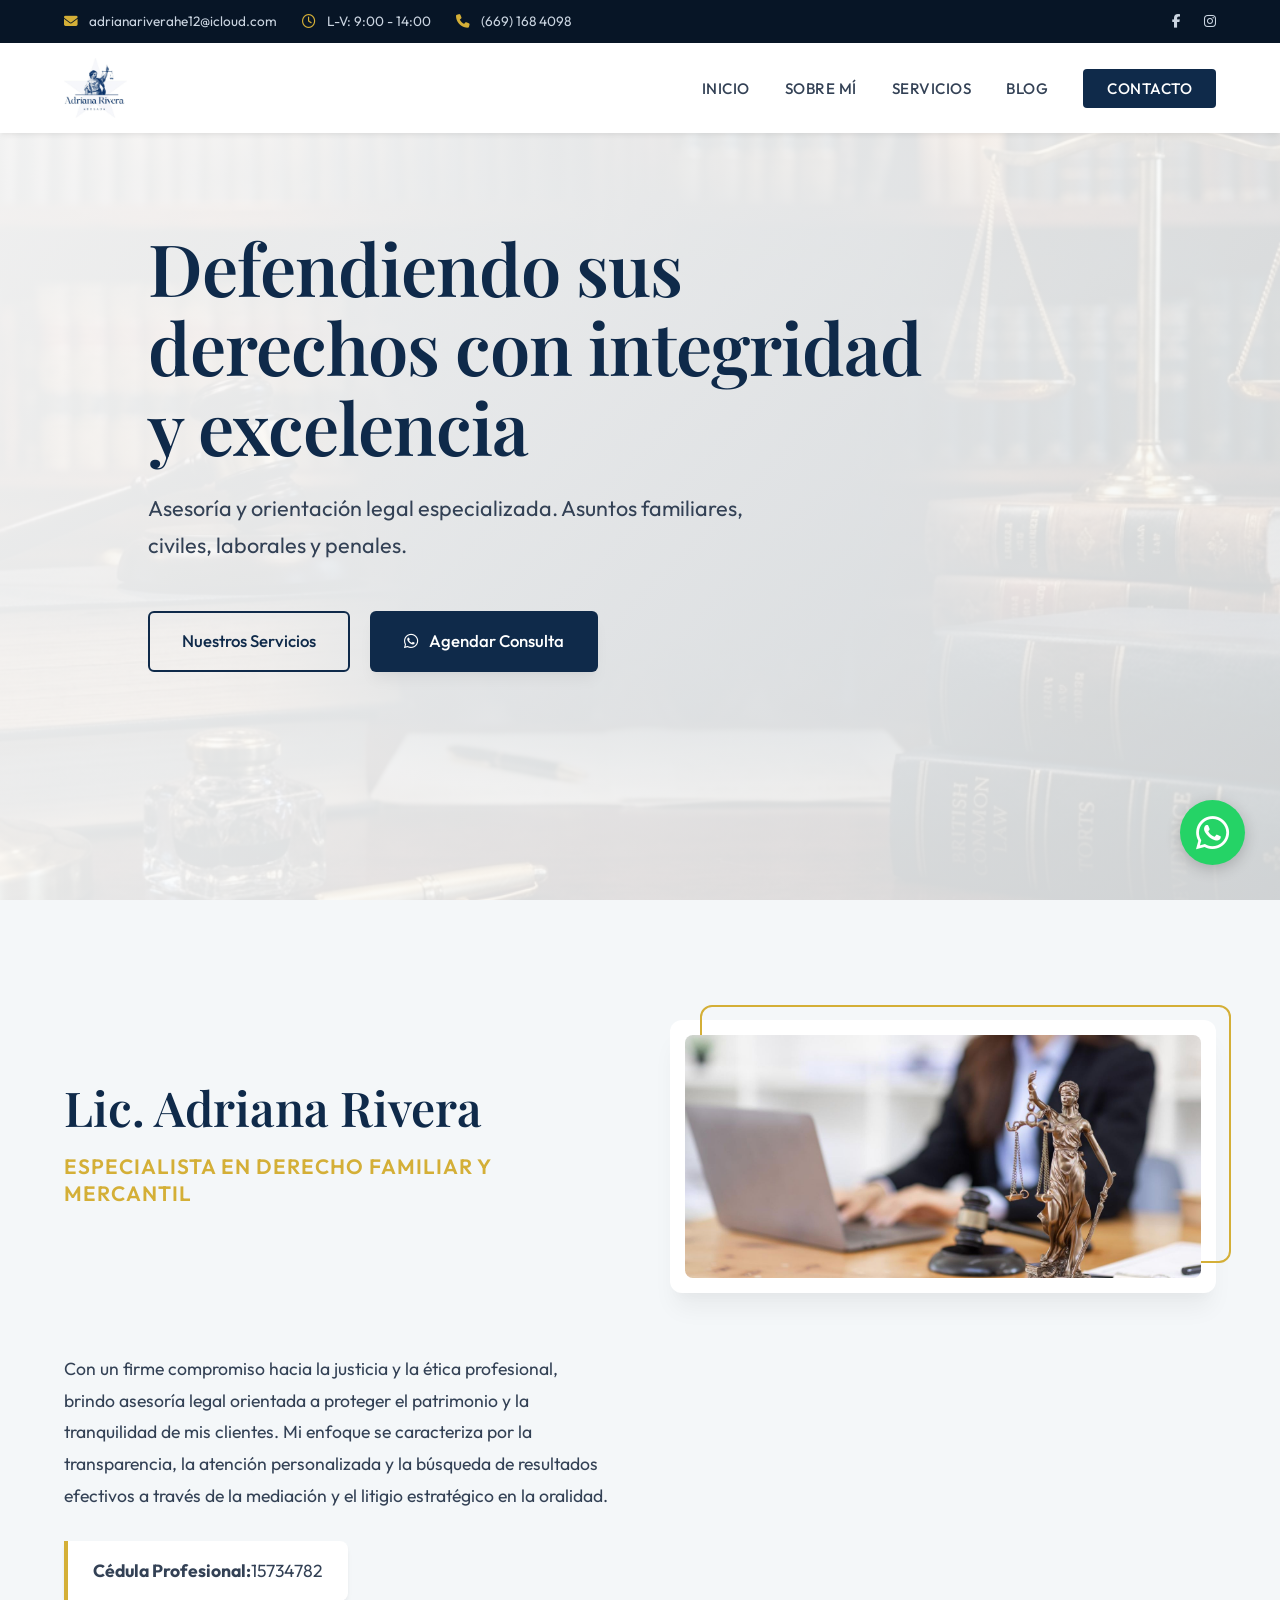
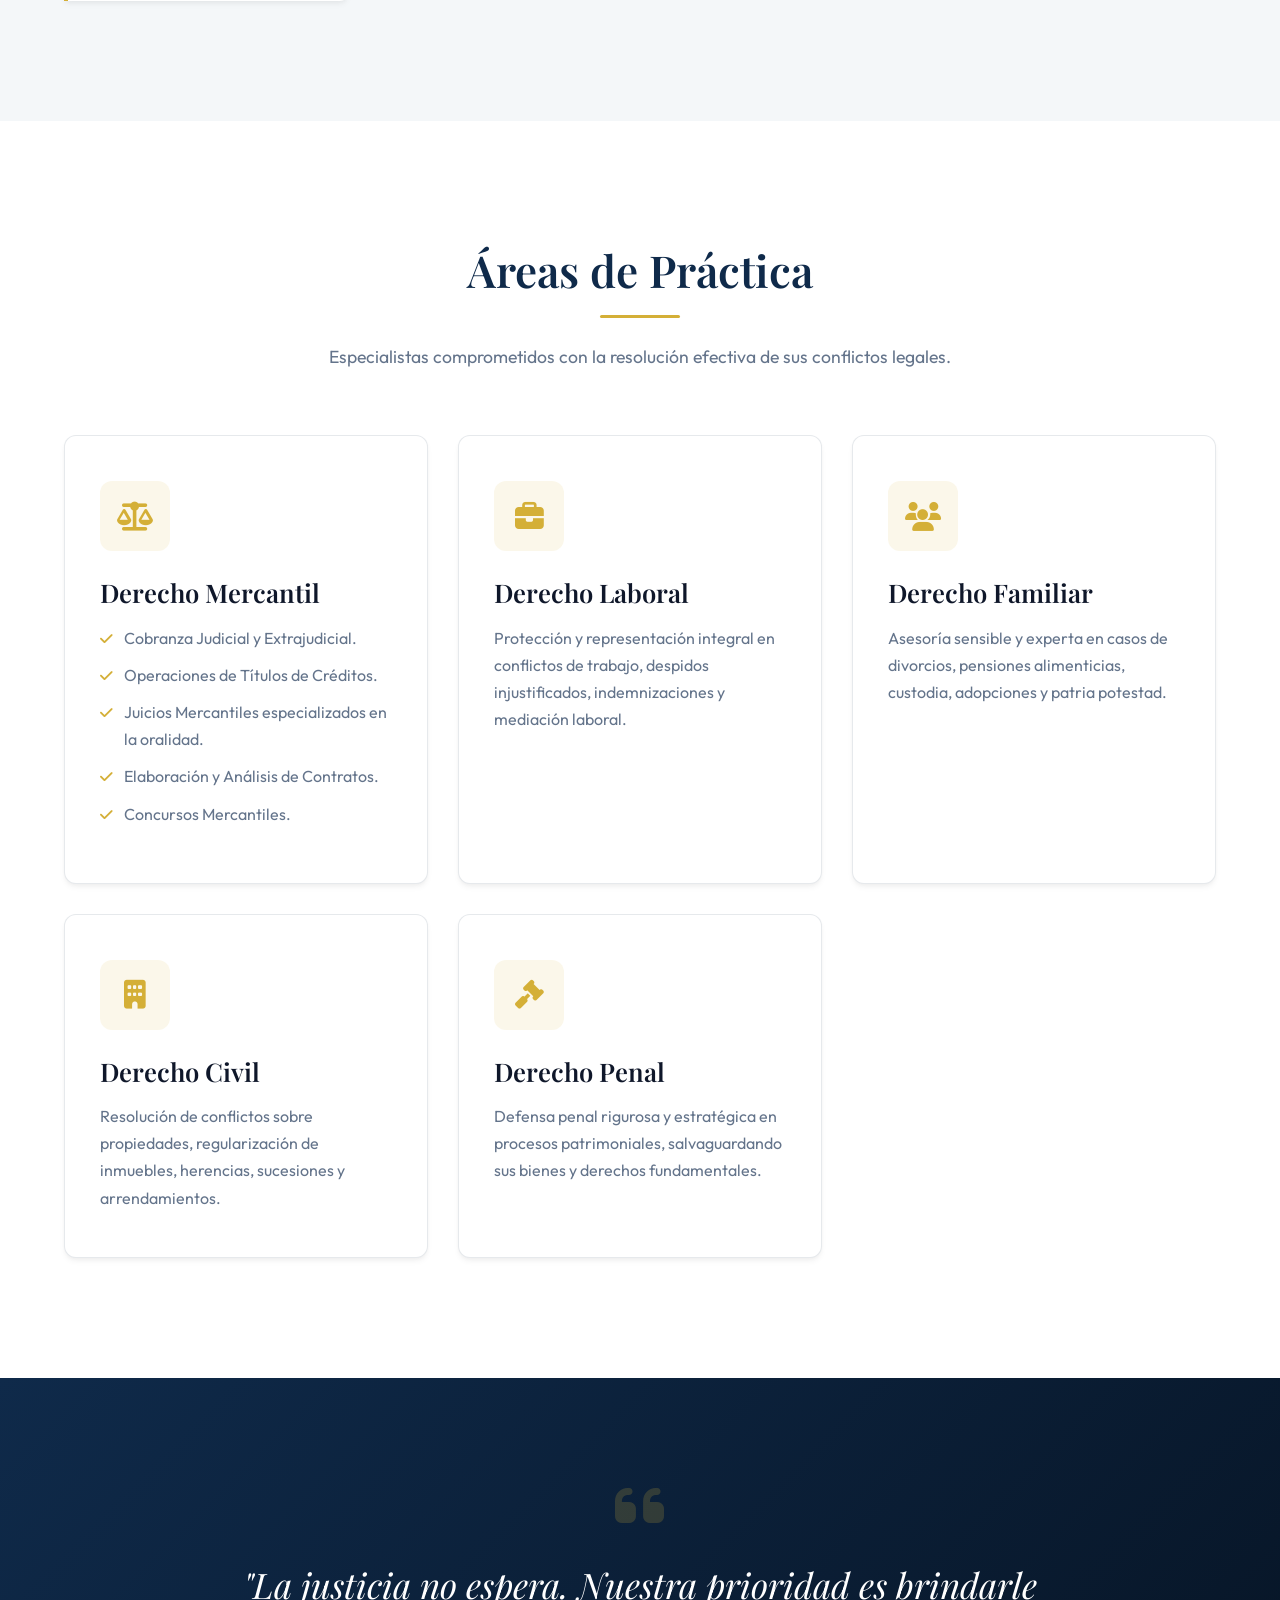
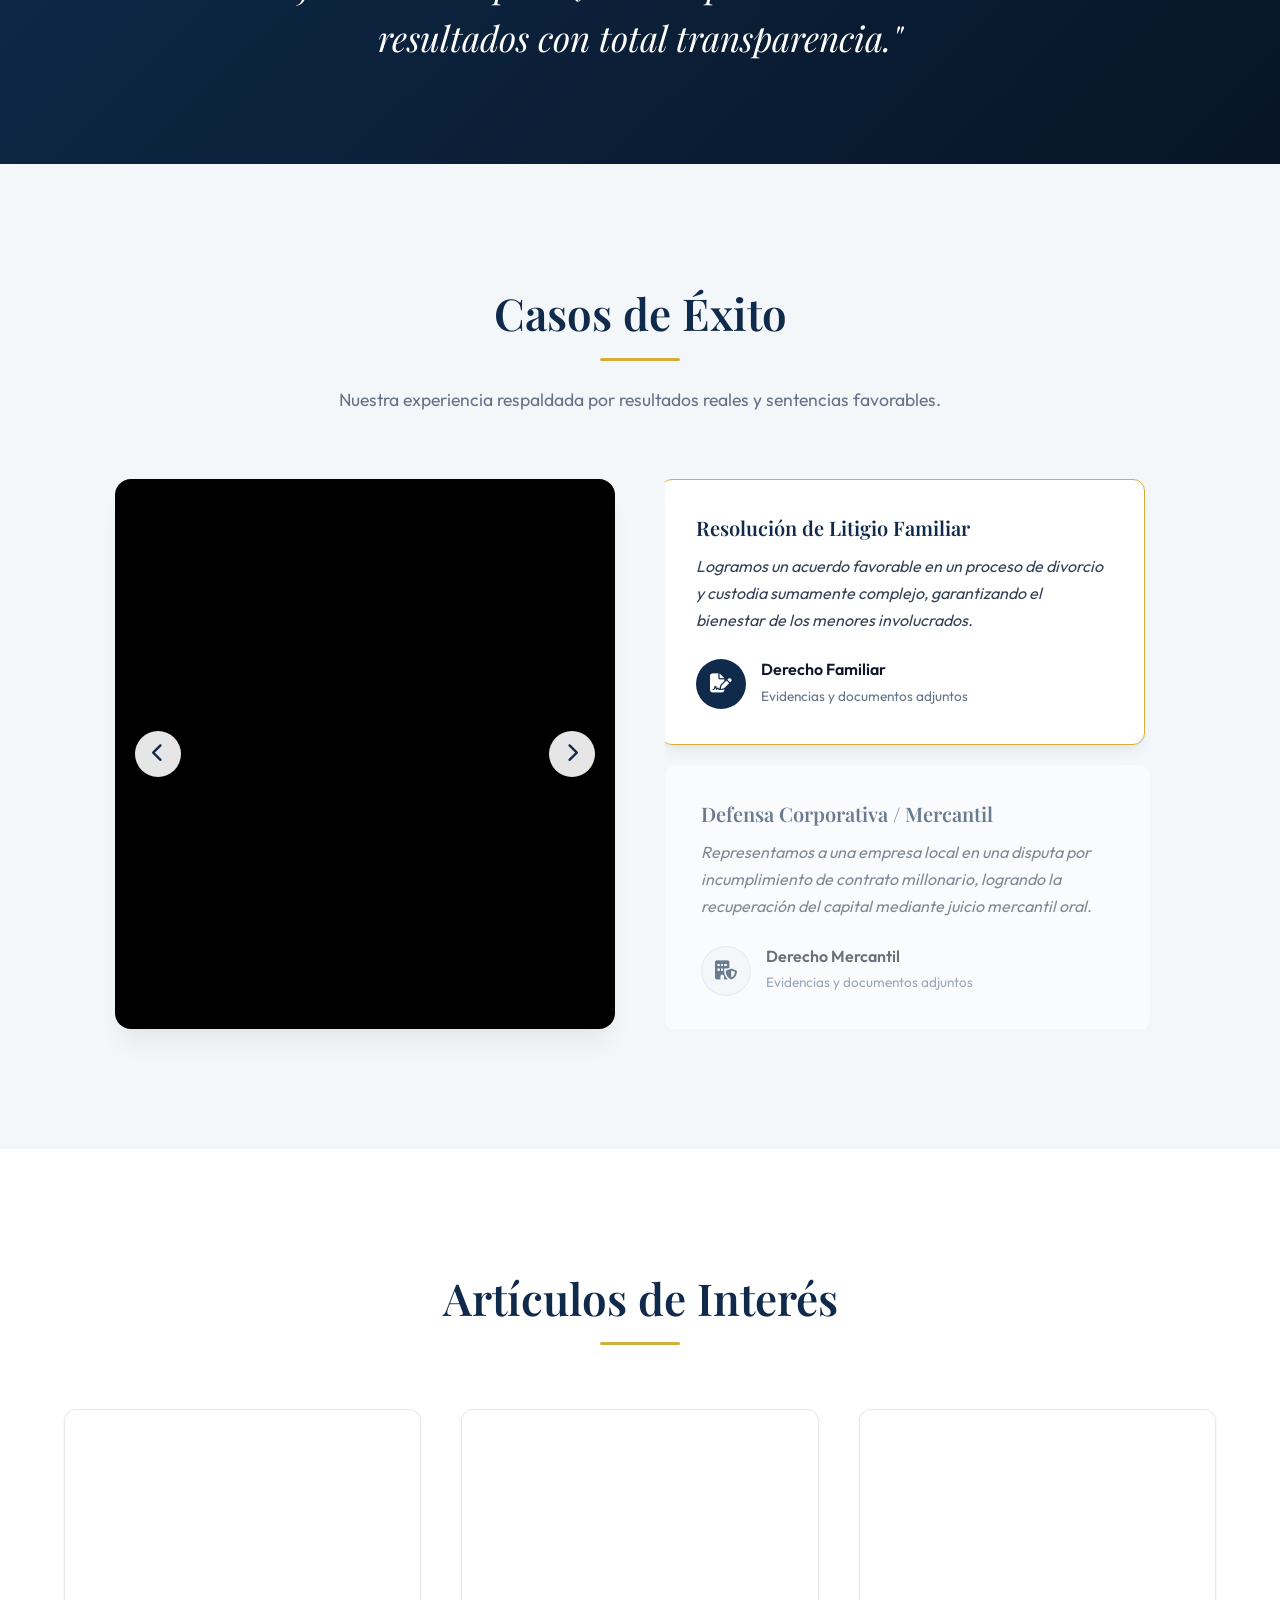
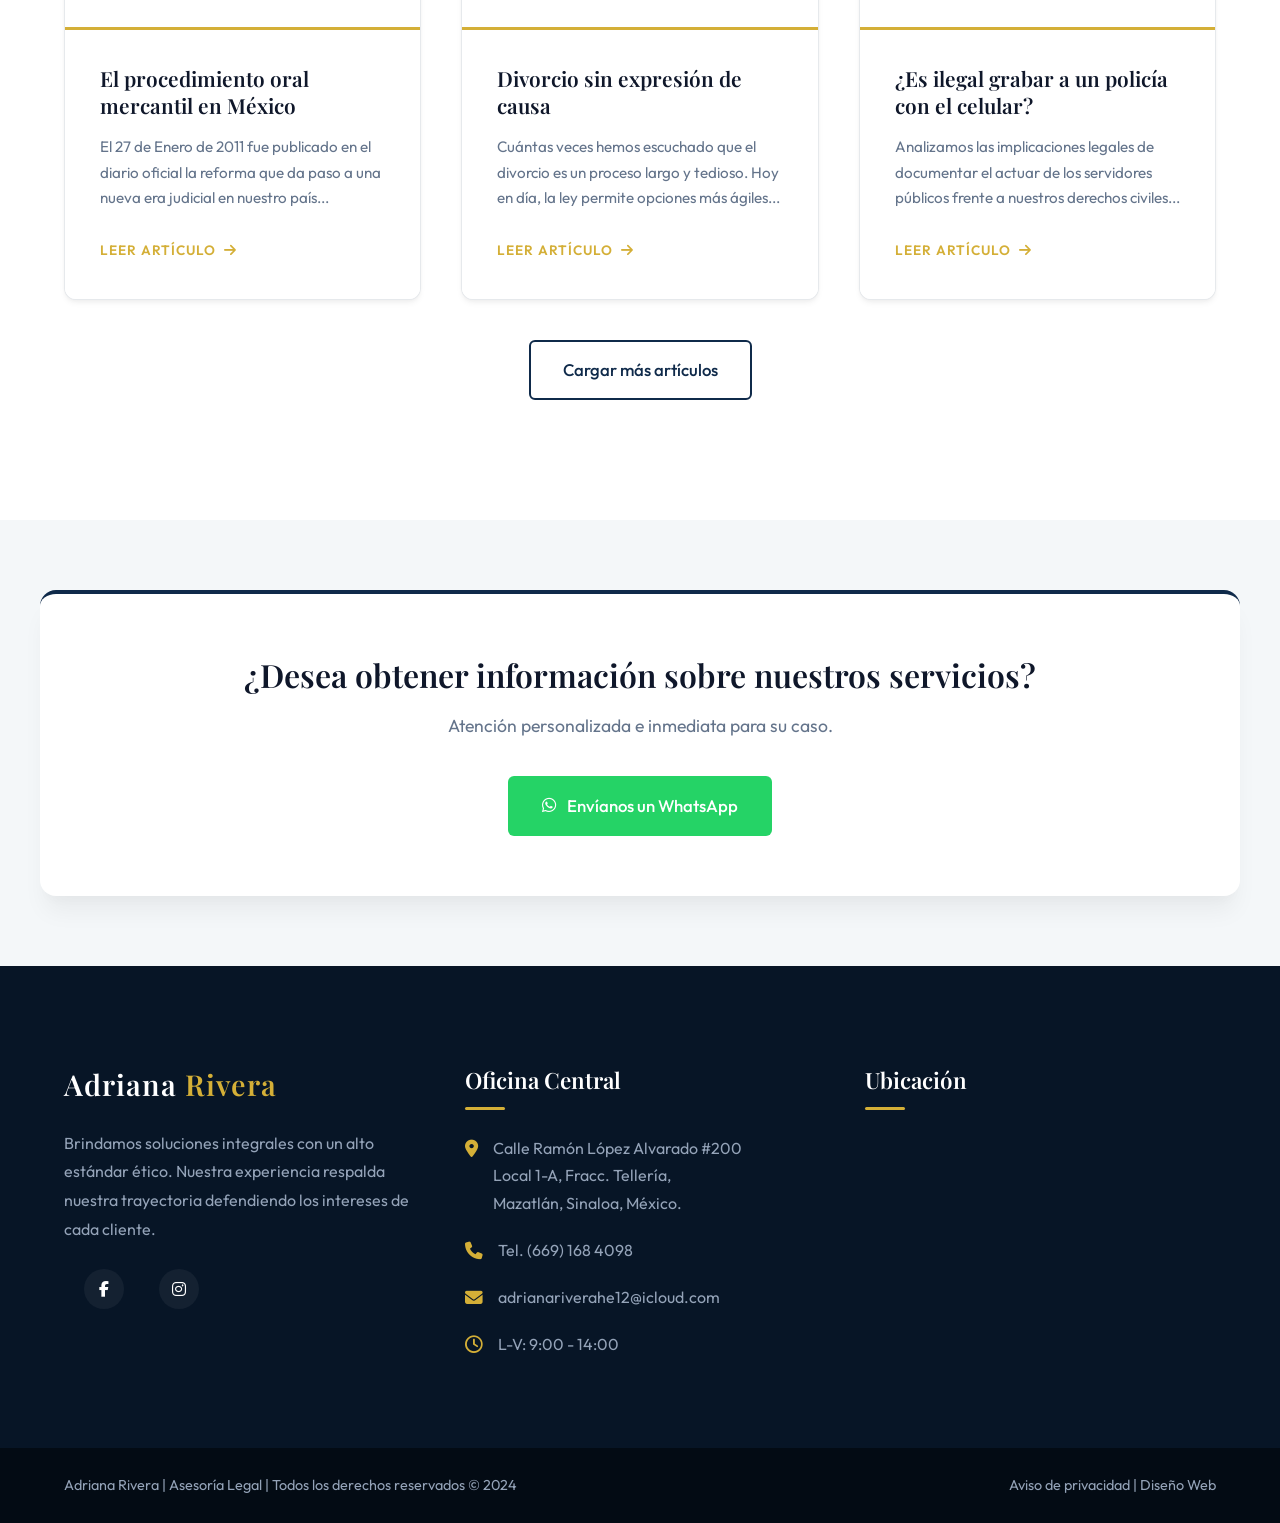
<file: index.html>
<!DOCTYPE html>
<html lang="es">

<head>
    <meta charset="UTF-8">
    <meta name="viewport" content="width=device-width, initial-scale=1.0">
    <title>Adriana Rivera - Asesoría Legal | Despacho de Abogados</title>
    <meta name="description"
        content="Asesoría y orientación legal especializada en asuntos familiares, civiles, laborales, penales y mercantiles en Mazatlán.">
    <link rel="preconnect" href="https://fonts.googleapis.com">
    <link rel="preconnect" href="https://fonts.gstatic.com" crossorigin>
    <link
        href="https://fonts.googleapis.com/css2?family=Playfair+Display:ital,wght@0,400;0,500;0,600;0,700;1,400&family=Outfit:wght@300;400;500;600&display=swap"
        rel="stylesheet">
    <link rel="stylesheet" href="style.css">
    <!-- Font Awesome -->
    <link rel="stylesheet" href="https://cdnjs.cloudflare.com/ajax/libs/font-awesome/6.4.0/css/all.min.css">
</head>

<body>
    <!-- Header Component -->
    <app-header></app-header>

    <main>
        <!-- Hero Section -->
        <section id="inicio" class="hero">
            <div class="hero-overlay"></div>
            <div class="hero-content">
                <h1 class="reveal-fade-up">Defendiendo sus derechos con integridad y excelencia</h1>
                <p class="subtitle reveal-fade-up delay-100">Asesoría y orientación legal especializada. Asuntos familiares, civiles, laborales y penales.</p>
                <div class="hero-buttons reveal-fade-up delay-200">
                    <a href="#servicios" class="btn btn-outline">Nuestros Servicios</a>
                    <a href="https://wa.me/5216691684098" target="_blank" class="btn btn-primary"><i class="fa-brands fa-whatsapp"></i> Agendar Consulta</a>
                </div>
            </div>
        </section>

        <!-- Sobre Mí Section -->
        <section id="sobre-mi" class="about">
            <div class="container">
                <div class="about-grid">
                    <div class="about-header reveal">
                        <h2>Lic. Adriana Rivera</h2>
                        <h4>Especialista en Derecho Familiar y Mercantil</h4>
                    </div>
                    <div class="about-image reveal delay-100">
                        <div class="image-wrapper">
                            <img src="assets/lawyer.jpg" alt="Lic. Adriana Rivera">
                        </div>
                    </div>
                    <div class="about-content reveal delay-200">
                        <p>Con un firme compromiso hacia la justicia y la ética profesional, brindo asesoría legal orientada a proteger el patrimonio y la tranquilidad de mis clientes. Mi enfoque se caracteriza por la transparencia, la atención personalizada y la búsqueda de resultados efectivos a través de la mediación y el litigio estratégico en la oralidad.</p>
                        <div class="cedula-box">
                            <strong>Cédula Profesional:</strong> 15734782
                        </div>
                    </div>
                </div>
            </div>
        </section>

        <!-- Servicios Section -->
        <section id="servicios" class="services">
            <div class="container">
                <div class="section-title reveal">
                    <h2>Áreas de Práctica</h2>
                    <div class="divider"></div>
                    <p>Especialistas comprometidos con la resolución efectiva de sus conflictos legales.</p>
                </div>

                <div class="services-grid">
                    <article class="service-card reveal">
                        <div class="icon-box"><i class="fa-solid fa-scale-balanced"></i></div>
                        <h3>Derecho Mercantil</h3>
                        <ul>
                            <li>Cobranza Judicial y Extrajudicial.</li>
                            <li>Operaciones de Títulos de Créditos.</li>
                            <li>Juicios Mercantiles especializados en la oralidad.</li>
                            <li>Elaboración y Análisis de Contratos.</li>
                            <li>Concursos Mercantiles.</li>
                        </ul>
                    </article>

                    <article class="service-card reveal delay-100">
                        <div class="icon-box"><i class="fa-solid fa-briefcase"></i></div>
                        <h3>Derecho Laboral</h3>
                        <p>Protección y representación integral en conflictos de trabajo, despidos injustificados, indemnizaciones y mediación laboral.</p>
                    </article>

                    <article class="service-card reveal delay-200">
                        <div class="icon-box"><i class="fa-solid fa-users"></i></div>
                        <h3>Derecho Familiar</h3>
                        <p>Asesoría sensible y experta en casos de divorcios, pensiones alimenticias, custodia, adopciones y patria potestad.</p>
                    </article>

                    <article class="service-card reveal delay-300">
                        <div class="icon-box"><i class="fa-solid fa-building"></i></div>
                        <h3>Derecho Civil</h3>
                        <p>Resolución de conflictos sobre propiedades, regularización de inmuebles, herencias, sucesiones y arrendamientos.</p>
                    </article>

                    <article class="service-card reveal delay-400">
                        <div class="icon-box"><i class="fa-solid fa-gavel"></i></div>
                        <h3>Derecho Penal</h3>
                        <p>Defensa penal rigurosa y estratégica en procesos patrimoniales, salvaguardando sus bienes y derechos fundamentales.</p>
                    </article>
                </div>
            </div>
        </section>

        <!-- Testimonios / Frase -->
        <section class="quote-section">
            <div class="container text-center reveal">
                <i class="fa-solid fa-quote-left quote-icon"></i>
                <h2>"La justicia no espera. Nuestra prioridad es brindarle resultados con total transparencia."</h2>
            </div>
        </section>

        <!-- Casos de Exito Section -->
        <section id="testimonios" class="testimonials">
            <div class="container">
                <div class="section-title reveal">
                    <h2>Casos de Éxito</h2>
                    <div class="divider"></div>
                    <p>Nuestra experiencia respaldada por resultados reales y sentencias favorables.</p>
                </div>

                <div class="testimonials-layout reveal">
                    <div class="testimonials-gallery">
                        <div class="carousel-container" id="testimonialCarousel">
                            <!-- Images will be injected here by JS -->
                        </div>
                        <button class="carousel-btn prev-btn" id="carouselPrev" aria-label="Anterior imagen"><i class="fa-solid fa-chevron-left"></i></button>
                        <button class="carousel-btn next-btn" id="carouselNext" aria-label="Siguiente imagen"><i class="fa-solid fa-chevron-right"></i></button>
                    </div>

                    <div class="testimonials-list" id="testimonialsList">
                        <article class="testimonial-card active" data-id="0">
                            <h4 class="case-title">Resolución de Litigio Familiar</h4>
                            <p class="testimonial-text">Logramos un acuerdo favorable en un proceso de divorcio y custodia sumamente complejo, garantizando el bienestar de los menores involucrados.</p>
                            <div class="testimonial-author">
                                <div class="author-avatar"><i class="fa-solid fa-file-signature"></i></div>
                                <div class="author-info">
                                    <h4>Derecho Familiar</h4>
                                    <span>Evidencias y documentos adjuntos</span>
                                </div>
                            </div>
                        </article>

                        <article class="testimonial-card" data-id="1">
                            <h4 class="case-title">Defensa Corporativa / Mercantil</h4>
                            <p class="testimonial-text">Representamos a una empresa local en una disputa por incumplimiento de contrato millonario, logrando la recuperación del capital mediante juicio mercantil oral.</p>
                            <div class="testimonial-author">
                                <div class="author-avatar"><i class="fa-solid fa-building-shield"></i></div>
                                <div class="author-info">
                                    <h4>Derecho Mercantil</h4>
                                    <span>Evidencias y documentos adjuntos</span>
                                </div>
                            </div>
                        </article>

                        <article class="testimonial-card" data-id="2">
                            <h4 class="case-title">Recuperación de Propiedad Civil</h4>
                            <p class="testimonial-text">Llevamos a cabo un exitoso juicio sucesorio intestamentario donde los herederos legítimos pudieron recuperar y regularizar el estatus de sus bienes inmuebles.</p>
                            <div class="testimonial-author">
                                <div class="author-avatar"><i class="fa-solid fa-scale-balanced"></i></div>
                                <div class="author-info">
                                    <h4>Derecho Civil</h4>
                                    <span>Evidencias y documentos adjuntos</span>
                                </div>
                            </div>
                        </article>
                    </div>
                </div>
            </div>
        </section>

        <!-- Blog Section -->
        <section id="blog" class="blog">
            <div class="container">
                <div class="section-title reveal">
                    <h2>Artículos de Interés</h2>
                    <div class="divider"></div>
                </div>

                <div class="blog-grid" id="blogGridContainer">
                    <!-- Blog cards will be injected here via JavaScript from data.js -->
                </div>
                <div class="text-center mt-4 reveal">
                    <a href="#" class="btn btn-outline">Cargar más artículos</a>
                </div>
            </div>
        </section>

        <!-- WhatsApp Banner -->
        <section class="whatsapp-banner">
            <div class="container banner-content reveal">
                <h2>¿Desea obtener información sobre nuestros servicios?</h2>
                <p>Atención personalizada e inmediata para su caso.</p>
                <a href="https://wa.me/5216691684098" target="_blank" class="btn btn-whatsapp"><i class="fa-brands fa-whatsapp"></i> Envíanos un WhatsApp</a>
            </div>
        </section>
    </main>

    <!-- Footer Component -->
    <app-footer></app-footer>

    <script src="data.js"></script>
    <script src="components.js"></script>
    <script src="script.js" defer></script>
</body>

</html>
</file>
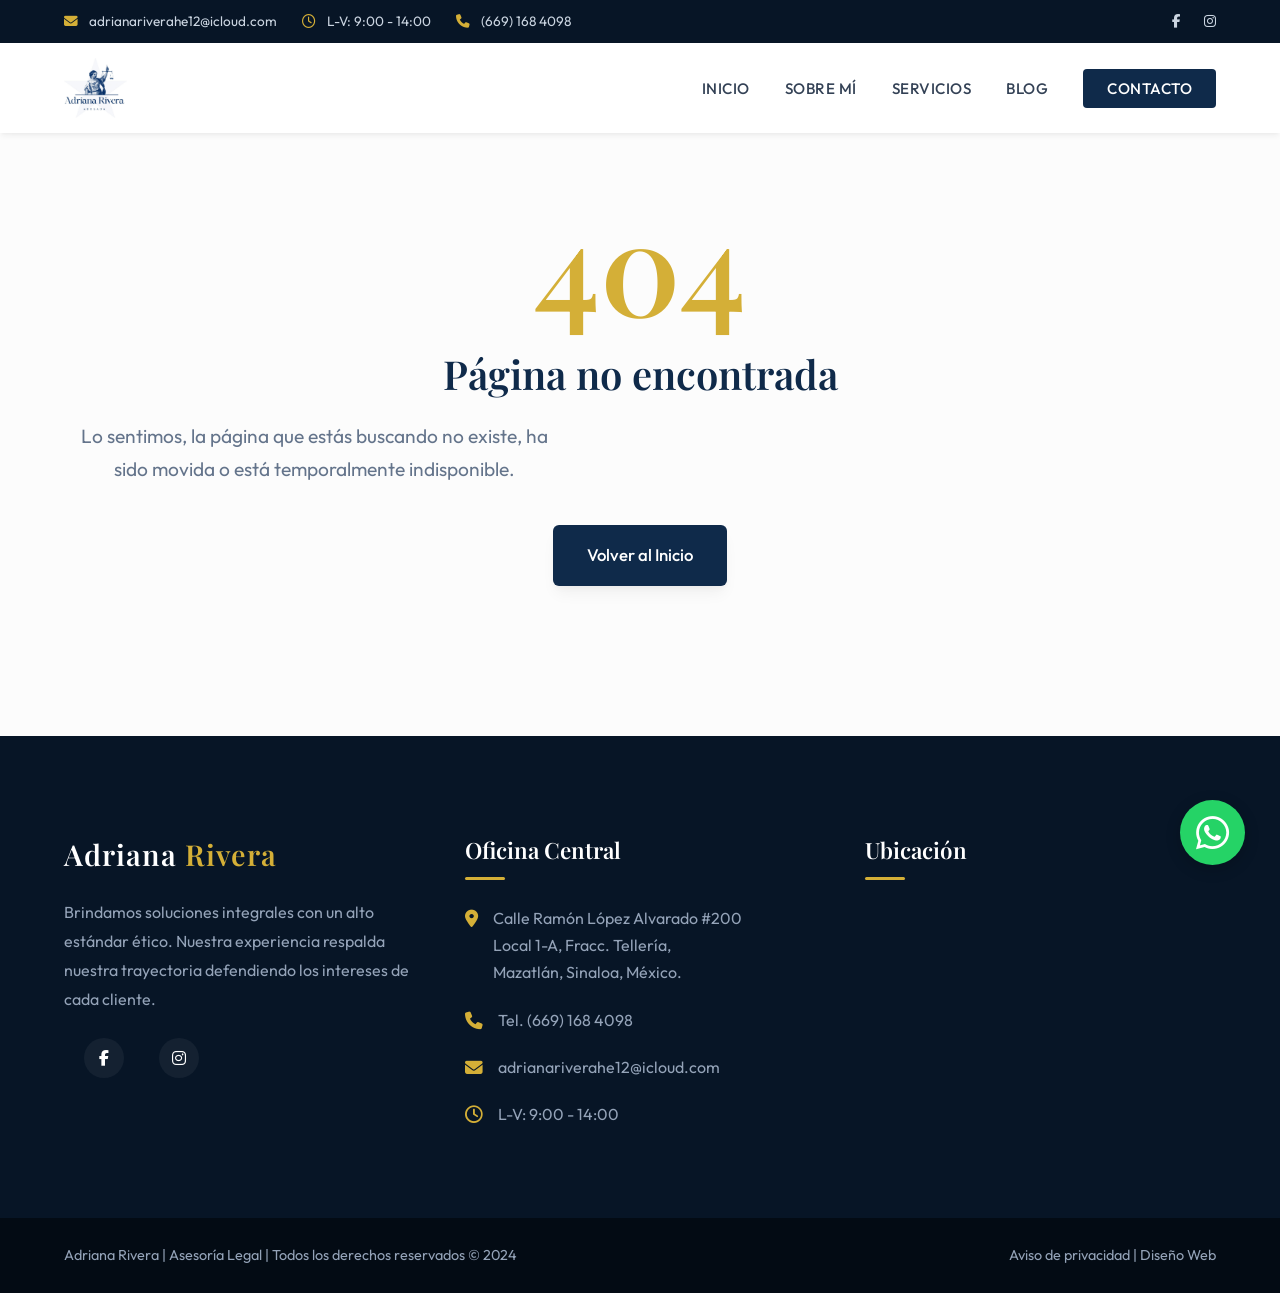
<file: articulo.html>
<!DOCTYPE html>
<html lang="es">

<head>
    <meta charset="UTF-8">
    <meta name="viewport" content="width=device-width, initial-scale=1.0">
    <title>Artículo | Adriana Rivera - Asesoría Legal</title>
    <link rel="preconnect" href="https://fonts.googleapis.com">
    <link rel="preconnect" href="https://fonts.gstatic.com" crossorigin>
    <link
        href="https://fonts.googleapis.com/css2?family=Playfair+Display:ital,wght@0,400;0,500;0,600;0,700;1,400&family=Outfit:wght@300;400;500;600&display=swap"
        rel="stylesheet">
    <link rel="stylesheet" href="style.css">
    <!-- Font Awesome -->
    <link rel="stylesheet" href="https://cdnjs.cloudflare.com/ajax/libs/font-awesome/6.4.0/css/all.min.css">
</head>

<body>

    <!-- Header Component -->
    <app-header></app-header>

    <main class="blog-post-page">
        <!-- Dynamic content will be injected here -->
        <div id="articleContainer">
            
            <div class="container blog-header">
                <div class="blog-meta-top">
                    <span class="blog-category" id="articleCategory">Categoría</span>
                    <span class="blog-read-time" id="articleReadTime"><i class="fa-regular fa-clock"></i> -- min</span>
                </div>
                <h1 id="articleTitle" class="blog-main-title">Cargando artículo...</h1>
                <div class="blog-meta-bottom">
                    <div class="author-info-small">
                        <img src="assets/lawyer.jpg" alt="Lic. Adriana Rivera" class="author-avatar-small">
                        <div class="author-details">
                            <span class="author-name">Lic. Adriana Rivera</span>
                            <span class="publish-date" id="articleDate">Fecha</span>
                        </div>
                    </div>
                    <div class="social-share">
                        <span>Compartir:</span>
                        <a href="#" aria-label="Compartir en Facebook"><i class="fa-brands fa-facebook-f"></i></a>
                        <a href="#" aria-label="Compartir en WhatsApp"><i class="fa-brands fa-whatsapp"></i></a>
                    </div>
                </div>
            </div>

            <div class="blog-featured-image-container container">
                <img id="articleImage" src="" alt="Imagen del artículo" class="blog-featured-image">
            </div>
            
            <article class="container article-full-content blog-content-wrapper" id="articleContent">
                <!-- Content injected via JS -->
            </article>

            <!-- Author Box at bottom -->
            <div class="container author-box-container">
                <div class="author-box">
                    <img src="assets/lawyer.jpg" alt="Lic. Adriana Rivera" class="author-box-image">
                    <div class="author-box-content">
                        <h3>Lic. Adriana Rivera</h3>
                        <p>Especialista en Derecho Familiar, Civil, Laboral, Penal y Mercantil. Comprometida con brindar asesoría legal transparente y efectiva para proteger los derechos y el patrimonio de sus clientes mediante litigio estratégico.</p>
                        <a href="index.html#contacto" class="btn btn-primary">Contactar a la abogada</a>
                    </div>
                </div>
            </div>
            
            <div class="text-center mt-4" style="margin-bottom: 80px;">
                <a href="index.html#blog" class="btn btn-outline"><i class="fa-solid fa-arrow-left"></i> Volver a artículos</a>
            </div>
        </div>
    </main>

    <!-- Footer Component -->
    <app-footer></app-footer>

    <script src="data.js"></script>
    <script src="components.js"></script>
    <script src="script.js" defer></script>
    <script>
        document.addEventListener('DOMContentLoaded', () => {
            const urlParams = new URLSearchParams(window.location.search);
            const articleId = urlParams.get('id');

            // If no ID or ID doesn't exist, redirect to 404
            if (!articleId || !articleData[articleId]) {
                window.location.href = '404.html';
                return;
            }

            const article = articleData[articleId];

            // Update DOM
            document.title = article.title + " | Adriana Rivera - Asesoría Legal";
            document.getElementById('articleTitle').textContent = article.title;
            
            // New metadata
            if (document.getElementById('articleCategory')) document.getElementById('articleCategory').textContent = article.category || 'Artículo';
            if (document.getElementById('articleDate')) document.getElementById('articleDate').textContent = article.date || '';
            if (document.getElementById('articleReadTime')) document.getElementById('articleReadTime').innerHTML = `<i class="fa-regular fa-clock"></i> ${article.readTime || '5 min'}`;
            
            // Image
            const imgElement = document.getElementById('articleImage');
            if (imgElement) {
                imgElement.src = article.imageUrl;
                imgElement.alt = article.title;
            }
            
            document.getElementById('articleContent').innerHTML = article.content;
        });
    </script>
</body>

</html>
</file>
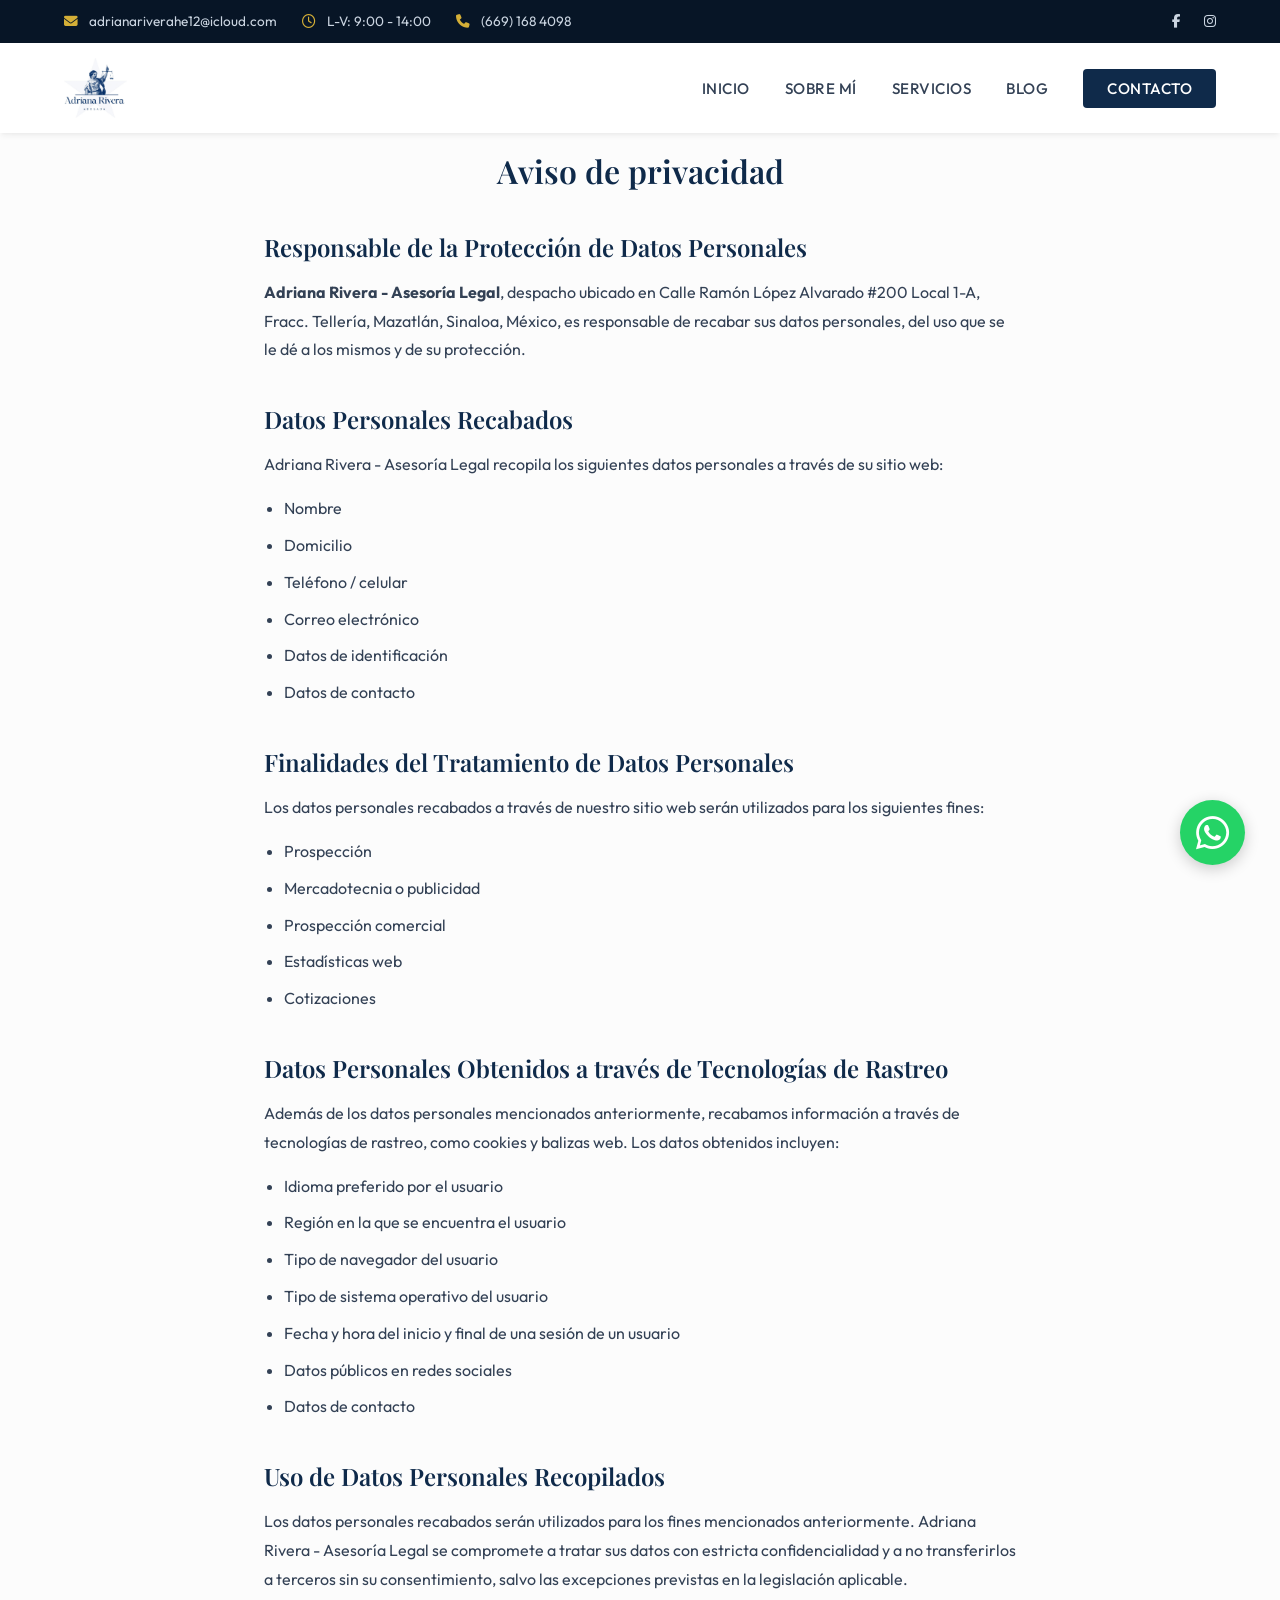
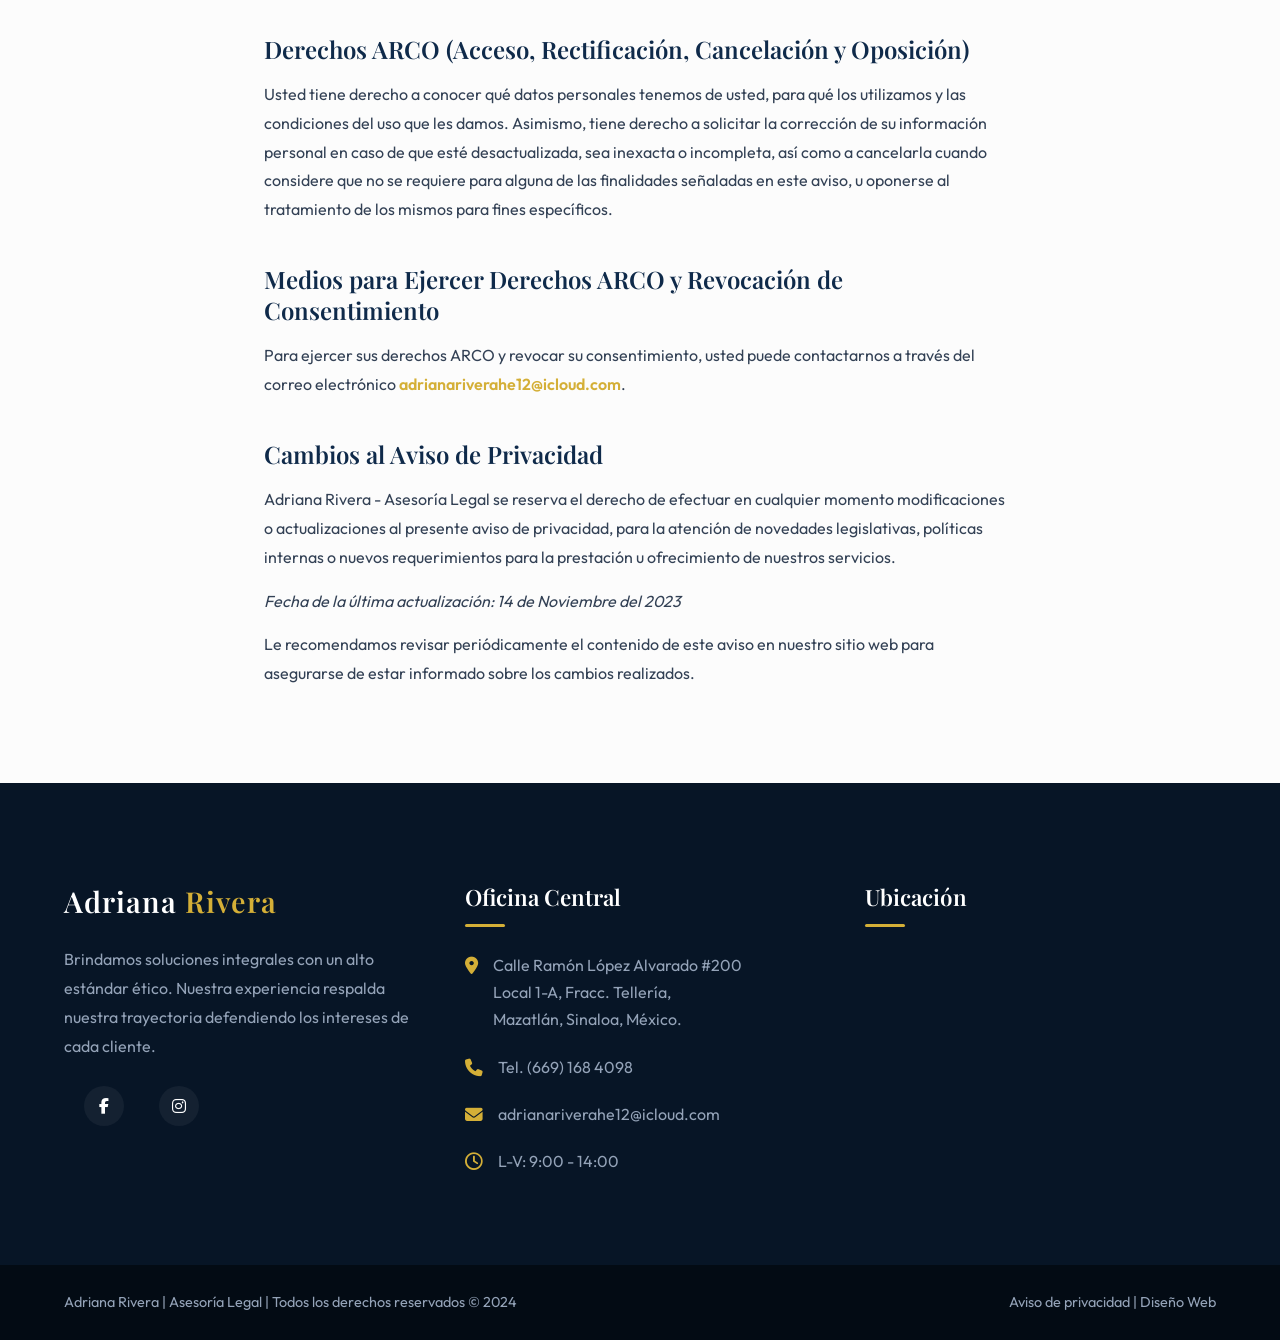
<file: aviso-de-privacidad.html>
<!DOCTYPE html>
<html lang="es">

<head>
    <meta charset="UTF-8">
    <meta name="viewport" content="width=device-width, initial-scale=1.0">
    <title>Aviso de Privacidad | Adriana Rivera - Asesoría Legal</title>
    <meta name="description" content="Aviso de privacidad de Adriana Rivera - Asesoría Legal.">
    <link rel="preconnect" href="https://fonts.googleapis.com">
    <link rel="preconnect" href="https://fonts.gstatic.com" crossorigin>
    <link
        href="https://fonts.googleapis.com/css2?family=Playfair+Display:ital,wght@0,400;0,500;0,600;0,700;1,400&family=Outfit:wght@300;400;500;600&display=swap"
        rel="stylesheet">
    <link rel="stylesheet" href="style.css">
    <!-- Font Awesome -->
    <link rel="stylesheet" href="https://cdnjs.cloudflare.com/ajax/libs/font-awesome/6.4.0/css/all.min.css">
    <style>
        .privacy-content {
            padding: 150px 0 80px;
            max-width: 800px;
            margin: 0 auto;
        }
        .privacy-content h1 {
            color: var(--primary-color);
            margin-bottom: 30px;
            text-align: center;
        }
        .privacy-content h2 {
            color: var(--primary-color);
            font-size: 1.5rem;
            margin-top: 40px;
            margin-bottom: 15px;
        }
        .privacy-content p, .privacy-content ul {
            color: var(--text-main);
            margin-bottom: 15px;
            line-height: 1.8;
        }
        .privacy-content ul {
            padding-left: 20px;
            list-style-type: disc;
        }
        .privacy-content ul li {
            margin-bottom: 8px;
        }
    </style>
</head>

<body>

    <!-- Header Component -->
    <app-header></app-header>

    <main class="privacy-content">
        <div class="container">
            <h1>Aviso de privacidad</h1>
            
            <h2>Responsable de la Protección de Datos Personales</h2>
            <p><strong>Adriana Rivera - Asesoría Legal</strong>, despacho ubicado en Calle Ramón López Alvarado #200 Local 1-A, Fracc. Tellería, Mazatlán, Sinaloa, México, es responsable de recabar sus datos personales, del uso que se le dé a los mismos y de su protección.</p>
            
            <h2>Datos Personales Recabados</h2>
            <p>Adriana Rivera - Asesoría Legal recopila los siguientes datos personales a través de su sitio web:</p>
            <ul>
                <li>Nombre</li>
                <li>Domicilio</li>
                <li>Teléfono / celular</li>
                <li>Correo electrónico</li>
                <li>Datos de identificación</li>
                <li>Datos de contacto</li>
            </ul>
            
            <h2>Finalidades del Tratamiento de Datos Personales</h2>
            <p>Los datos personales recabados a través de nuestro sitio web serán utilizados para los siguientes fines:</p>
            <ul>
                <li>Prospección</li>
                <li>Mercadotecnia o publicidad</li>
                <li>Prospección comercial</li>
                <li>Estadísticas web</li>
                <li>Cotizaciones</li>
            </ul>
            
            <h2>Datos Personales Obtenidos a través de Tecnologías de Rastreo</h2>
            <p>Además de los datos personales mencionados anteriormente, recabamos información a través de tecnologías de rastreo, como cookies y balizas web. Los datos obtenidos incluyen:</p>
            <ul>
                <li>Idioma preferido por el usuario</li>
                <li>Región en la que se encuentra el usuario</li>
                <li>Tipo de navegador del usuario</li>
                <li>Tipo de sistema operativo del usuario</li>
                <li>Fecha y hora del inicio y final de una sesión de un usuario</li>
                <li>Datos públicos en redes sociales</li>
                <li>Datos de contacto</li>
            </ul>
            
            <h2>Uso de Datos Personales Recopilados</h2>
            <p>Los datos personales recabados serán utilizados para los fines mencionados anteriormente. Adriana Rivera - Asesoría Legal se compromete a tratar sus datos con estricta confidencialidad y a no transferirlos a terceros sin su consentimiento, salvo las excepciones previstas en la legislación aplicable.</p>
            
            <h2>Derechos ARCO (Acceso, Rectificación, Cancelación y Oposición)</h2>
            <p>Usted tiene derecho a conocer qué datos personales tenemos de usted, para qué los utilizamos y las condiciones del uso que les damos. Asimismo, tiene derecho a solicitar la corrección de su información personal en caso de que esté desactualizada, sea inexacta o incompleta, así como a cancelarla cuando considere que no se requiere para alguna de las finalidades señaladas en este aviso, u oponerse al tratamiento de los mismos para fines específicos.</p>
            
            <h2>Medios para Ejercer Derechos ARCO y Revocación de Consentimiento</h2>
            <p>Para ejercer sus derechos ARCO y revocar su consentimiento, usted puede contactarnos a través del correo electrónico <a href="mailto:adrianariverahe12@icloud.com" style="color: var(--accent-color); font-weight: 600;">adrianariverahe12@icloud.com</a>.</p>
            
            <h2>Cambios al Aviso de Privacidad</h2>
            <p>Adriana Rivera - Asesoría Legal se reserva el derecho de efectuar en cualquier momento modificaciones o actualizaciones al presente aviso de privacidad, para la atención de novedades legislativas, políticas internas o nuevos requerimientos para la prestación u ofrecimiento de nuestros servicios.</p>
            
            <p><em>Fecha de la última actualización: 14 de Noviembre del 2023</em></p>
            
            <p>Le recomendamos revisar periódicamente el contenido de este aviso en nuestro sitio web para asegurarse de estar informado sobre los cambios realizados.</p>
        </div>
    </main>

    <!-- Footer Component -->
    <app-footer></app-footer>

    <script src="components.js"></script>
    <script src="script.js" defer></script>
</body>

</html>
</file>
<file: style.css>
/* CSS Variables for Premium Theme */
:root {
    --primary-color: #0f2a4a; /* Deep elegant Navy */
    --primary-dark: #071526; 
    --accent-color: #d4af37; /* Champagne Gold */
    --accent-hover: #b8962b;
    --bg-main: #fcfcfc; /* Crisp white background */
    --bg-alt: #f4f7f9; /* Subtle off-white for sections */
    --bg-card: #ffffff; 
    
    --text-main: #334155; /* Slate 700 */
    --text-muted: #64748b; /* Slate 500 */
    --text-heading: #0f172a; /* Slate 900 */
    
    --white: #ffffff;
    --border-color: rgba(15, 42, 74, 0.1);
    
    --font-heading: 'Playfair Display', serif;
    --font-body: 'Outfit', sans-serif;
    
    --shadow-sm: 0 4px 6px -1px rgba(0, 0, 0, 0.05), 0 2px 4px -1px rgba(0, 0, 0, 0.03);
    --shadow-md: 0 10px 15px -3px rgba(0, 0, 0, 0.05), 0 4px 6px -2px rgba(0, 0, 0, 0.03);
    --shadow-lg: 0 20px 25px -5px rgba(0, 0, 0, 0.05), 0 10px 10px -5px rgba(0, 0, 0, 0.02);
    
    --transition: all 0.4s cubic-bezier(0.4, 0, 0.2, 1);
}

/* Reset & Base Styles */
* {
    margin: 0;
    padding: 0;
    box-sizing: border-box;
}

html {
    scroll-behavior: smooth;
}

body {
    font-family: var(--font-body);
    color: var(--text-main);
    background-color: var(--bg-main);
    line-height: 1.7;
    overflow-x: hidden;
}

a {
    text-decoration: none;
    color: inherit;
    transition: var(--transition);
}

ul {
    list-style: none;
}

img {
    max-width: 100%;
    height: auto;
    display: block;
}

/* Typography Elements */
h1, h2, h3, h4, h5, h6 {
    font-family: var(--font-heading);
    color: var(--text-heading);
    font-weight: 600;
    line-height: 1.3;
}

.text-center { text-align: center; }
.mt-4 { margin-top: 2.5rem; }
.flex-between { display: flex; justify-content: space-between; align-items: center; flex-wrap: wrap; gap: 15px; }

.container {
    width: 100%;
    max-width: 1200px;
    margin: 0 auto;
    padding: 0 24px;
}

.section-title {
    text-align: center;
    margin-bottom: 4rem;
}

.section-title h2 {
    font-size: 2.75rem;
    margin-bottom: 1rem;
    color: var(--primary-color);
}

.section-title p {
    color: var(--text-muted);
    max-width: 650px;
    margin: 0 auto;
    font-size: 1.1rem;
}

.divider {
    height: 3px;
    width: 80px;
    background-color: var(--accent-color);
    margin: 0 auto 1.5rem;
    border-radius: 2px;
}

/* Buttons */
.btn {
    display: inline-flex;
    align-items: center;
    justify-content: center;
    gap: 10px;
    padding: 14px 32px;
    font-size: 1.05rem;
    font-weight: 500;
    border-radius: 6px;
    cursor: pointer;
    transition: var(--transition);
    border: 2px solid transparent;
    font-family: var(--font-body);
}

.btn-primary {
    background-color: var(--primary-color);
    color: var(--white);
    box-shadow: var(--shadow-md);
}

.btn-primary:hover {
    background-color: var(--primary-dark);
    transform: translateY(-3px);
    box-shadow: var(--shadow-lg);
}

.btn-outline {
    background-color: transparent;
    border-color: var(--primary-color);
    color: var(--primary-color);
}

.btn-outline:hover {
    background-color: var(--primary-color);
    color: var(--white);
    transform: translateY(-3px);
    box-shadow: var(--shadow-md);
}

.btn-whatsapp {
    background-color: #25D366;
    color: white;
}

.btn-whatsapp:hover {
    background-color: #1ebe57;
    transform: translateY(-3px);
    box-shadow: 0 10px 25px rgba(37, 211, 102, 0.3);
}

/* Top Bar */
.top-bar {
    background-color: var(--primary-dark);
    padding: 10px 0;
    font-size: 0.85rem;
    color: #cbd5e1;
}

.top-bar .container {
    display: flex;
    justify-content: space-between;
    align-items: center;
}

.contact-info {
    display: flex;
    gap: 25px;
}

.contact-info span i {
    color: var(--accent-color);
    margin-right: 8px;
}

.social-links a {
    color: #cbd5e1;
    margin-left: 20px;
    transition: var(--transition);
}

.social-links a:hover {
    color: var(--accent-color);
}

.contact-info a:hover {
    color: var(--white);
}

/* Header & Navigation */
.header {
    position: fixed;
    top: 0;
    left: 0;
    width: 100%;
    z-index: 1000;
    transition: all 0.4s ease;
    background-color: var(--white);
    box-shadow: var(--shadow-sm);
}

.header.scrolled {
    background-color: rgba(255, 255, 255, 0.95);
    backdrop-filter: blur(12px);
    -webkit-backdrop-filter: blur(12px);
    box-shadow: var(--shadow-md);
}

.header.scrolled .top-bar {
    display: none;
}

.navbar {
    padding: 15px 0;
}

.nav-container {
    display: flex;
    justify-content: space-between;
    align-items: center;
}

.img-logo {
    max-height: 60px;
    width: auto;
    object-fit: contain;
    transition: var(--transition);
}

.header.scrolled .img-logo {
    max-height: 50px;
}

.nav-menu {
    display: flex;
    align-items: center;
    gap: 35px;
}

.nav-link {
    font-size: 0.95rem;
    font-weight: 500;
    text-transform: uppercase;
    letter-spacing: 0.5px;
    position: relative;
    color: var(--text-main);
}

.nav-link::after {
    content: '';
    position: absolute;
    bottom: -6px;
    left: 0;
    width: 0;
    height: 2px;
    background-color: var(--accent-color);
    transition: var(--transition);
}

.nav-link:hover, .nav-link.active {
    color: var(--primary-color);
}

.nav-link:hover::after, .nav-link.active::after {
    width: 100%;
}

.btn-contacto {
    background-color: var(--primary-color);
    color: var(--white);
    padding: 10px 24px;
    border-radius: 4px;
    border: none;
}

.btn-contacto::after { display: none; }
.btn-contacto:hover, .btn-contacto.active { 
    background-color: var(--accent-color);
    color: var(--white);
}

.hamburger {
    display: none;
    cursor: pointer;
    background: transparent;
    border: none;
}

.hamburger .bar {
    display: block;
    width: 25px;
    height: 3px;
    margin: 5px auto;
    background-color: var(--primary-color);
    transition: var(--transition);
    border-radius: 3px;
}

/* Hero Section */
.hero {
    position: relative;
    height: 100vh;
    min-height: 700px;
    display: flex;
    align-items: center;
    background-image: url('assets/hero_bg.png'); 
    background-size: cover;
    background-position: center;
    background-attachment: fixed;
}

.hero-overlay {
    position: absolute;
    top: 0;
    left: 0;
    width: 100%;
    height: 100%;
    background: linear-gradient(135deg, rgba(255, 255, 255, 0.95) 0%, rgba(244, 247, 249, 0.85) 100%);
}

.hero-content {
    position: relative;
    z-index: 10;
    width: 100%;
    max-width: 850px;
    margin-left: 10%;
    padding: 0 20px;
}

.hero-content h1 {
    font-size: 4.5rem;
    color: var(--primary-color);
    margin-bottom: 1.5rem;
    line-height: 1.1;
    letter-spacing: -1px;
}

.hero-content .subtitle {
    font-size: 1.35rem;
    color: var(--text-main);
    margin-bottom: 3rem;
    max-width: 650px;
}

.hero-buttons {
    display: flex;
    gap: 20px;
}

/* Sobre Mi Section */
.about {
    padding: 120px 0;
    background-color: var(--bg-alt);
}

.about-grid {
    display: grid;
    grid-template-columns: 1fr 1fr;
    gap: 60px;
    align-items: center;
}

.about-header h2 {
    font-size: 3rem;
    color: var(--primary-color);
    margin-bottom: 15px;
}

.about-header h4 {
    color: var(--accent-color);
    font-size: 1.3rem;
    font-family: var(--font-body);
    text-transform: uppercase;
    letter-spacing: 1px;
    margin-bottom: 30px;
}

.image-wrapper {
    position: relative;
    border-radius: 12px;
    padding: 15px;
    background: white;
    box-shadow: var(--shadow-lg);
}

.image-wrapper::before {
    content: '';
    position: absolute;
    top: -15px;
    right: -15px;
    bottom: 30px;
    left: 30px;
    border: 2px solid var(--accent-color);
    border-radius: 12px;
    z-index: 0;
}

.about-image img {
    position: relative;
    z-index: 1;
    border-radius: 8px;
    width: 100%;
    object-fit: cover;
}

.about-content p {
    font-size: 1.1rem;
    line-height: 1.8;
    margin-bottom: 30px;
}

.cedula-box {
    display: inline-flex;
    align-items: center;
    padding: 15px 25px;
    background: var(--white);
    border-left: 4px solid var(--accent-color);
    border-radius: 0 8px 8px 0;
    box-shadow: var(--shadow-sm);
    font-size: 1.1rem;
}

/* Services */
.services {
    padding: 120px 0;
    background-color: var(--white);
}

.services-grid {
    display: grid;
    grid-template-columns: repeat(auto-fit, minmax(320px, 1fr));
    gap: 30px;
}

.service-card {
    background: var(--bg-card);
    border: 1px solid var(--border-color);
    padding: 45px 35px;
    border-radius: 12px;
    transition: var(--transition);
    position: relative;
    overflow: hidden;
    box-shadow: var(--shadow-sm);
}

.service-card::after {
    content: '';
    position: absolute;
    bottom: 0;
    left: 0;
    width: 100%;
    height: 4px;
    background: var(--accent-color);
    transform: scaleX(0);
    transform-origin: right;
    transition: transform 0.4s ease;
}

.service-card:hover {
    transform: translateY(-10px);
    box-shadow: var(--shadow-lg);
    border-color: transparent;
}

.service-card:hover::after {
    transform: scaleX(1);
    transform-origin: left;
}

.icon-box {
    width: 70px;
    height: 70px;
    background: rgba(212, 175, 55, 0.1);
    border-radius: 12px;
    display: flex;
    align-items: center;
    justify-content: center;
    font-size: 1.8rem;
    color: var(--accent-color);
    margin-bottom: 25px;
    transition: var(--transition);
}

.service-card:hover .icon-box {
    background: var(--primary-color);
    color: var(--white);
    transform: rotateY(180deg);
}

.service-card h3 {
    font-size: 1.6rem;
    margin-bottom: 15px;
}

.service-card p, .service-card ul {
    color: var(--text-muted);
}

.service-card ul {
    padding-left: 0;
}

.service-card ul li {
    margin-bottom: 10px;
    position: relative;
    padding-left: 24px;
}

.service-card ul li::before {
    content: '\f00c';
    font-family: 'Font Awesome 6 Free';
    font-weight: 900;
    color: var(--accent-color);
    position: absolute;
    left: 0;
    top: 2px;
    font-size: 0.9rem;
}

/* Quote Section */
.quote-section {
    padding: 100px 0;
    background: linear-gradient(135deg, var(--primary-color) 0%, var(--primary-dark) 100%);
    color: var(--white);
    position: relative;
}

.quote-icon {
    font-size: 3.5rem;
    color: rgba(212, 175, 55, 0.2);
    margin-bottom: 25px;
}

.quote-section h2 {
    font-size: 2.2rem;
    font-style: italic;
    max-width: 900px;
    margin: 0 auto;
    color: var(--white);
    font-weight: 400;
    line-height: 1.5;
}

/* Testimonials */
.testimonials {
    padding: 120px 0;
    background-color: var(--bg-alt);
}

.testimonials-layout {
    display: grid;
    grid-template-columns: 1fr 1fr;
    gap: 50px;
    max-width: 1050px;
    margin: 0 auto;
    height: 550px;
}

.testimonials-gallery {
    position: relative;
    border-radius: 16px;
    overflow: hidden;
    background-color: #000;
    box-shadow: var(--shadow-lg);
}

.carousel-container {
    width: 100%;
    height: 100%;
    display: flex;
    transition: transform 0.5s cubic-bezier(0.4, 0, 0.2, 1);
}

.carousel-slide {
    min-width: 100%;
    height: 100%;
    background-size: cover;
    background-position: center;
    opacity: 0.9;
}

.carousel-btn {
    position: absolute;
    top: 50%;
    transform: translateY(-50%);
    background: rgba(255, 255, 255, 0.9);
    backdrop-filter: blur(5px);
    border: none;
    width: 46px;
    height: 46px;
    border-radius: 50%;
    cursor: pointer;
    box-shadow: var(--shadow-sm);
    color: var(--primary-color);
    font-size: 1.2rem;
    z-index: 10;
    transition: var(--transition);
}

.carousel-btn:hover {
    background: var(--primary-color);
    color: var(--white);
}

.prev-btn { left: 20px; }
.next-btn { right: 20px; }

.testimonials-list {
    overflow-y: auto;
    padding-right: 15px;
    display: flex;
    flex-direction: column;
    gap: 20px;
    scroll-behavior: smooth;
}

.testimonials-list::-webkit-scrollbar { width: 6px; }
.testimonials-list::-webkit-scrollbar-track { background: transparent; }
.testimonials-list::-webkit-scrollbar-thumb { background: rgba(15, 42, 74, 0.2); border-radius: 10px; }
.testimonials-list::-webkit-scrollbar-thumb:hover { background: var(--primary-color); }

.testimonial-card {
    background: var(--bg-card);
    padding: 35px;
    border-radius: 12px;
    border: 1px solid transparent;
    box-shadow: var(--shadow-sm);
    transition: var(--transition);
    cursor: pointer;
    opacity: 0.6;
}

.testimonial-card.active, .testimonial-card:hover {
    opacity: 1;
    border-color: var(--accent-color);
    background-color: var(--white);
    transform: translateX(-5px);
}

.testimonial-card.active {
    box-shadow: var(--shadow-md);
}

.case-title {
    color: var(--primary-color);
    margin-bottom: 12px;
    font-size: 1.25rem;
}

.testimonial-text {
    font-style: italic;
    color: var(--text-main);
    margin-bottom: 25px;
}

.testimonial-author {
    display: flex;
    align-items: center;
    gap: 15px;
}

.author-avatar {
    width: 50px;
    height: 50px;
    background-color: var(--bg-alt);
    color: var(--primary-color);
    border-radius: 50%;
    display: flex;
    align-items: center;
    justify-content: center;
    font-size: 1.2rem;
    border: 1px solid var(--border-color);
}

.testimonial-card.active .author-avatar {
    background-color: var(--primary-color);
    color: var(--white);
}

.author-info h4 {
    font-family: var(--font-body);
    font-size: 1rem;
    margin-bottom: 2px;
}

.author-info span {
    font-size: 0.85rem;
    color: var(--text-muted);
}

/* Blog */
.blog {
    padding: 120px 0;
    background-color: var(--white);
}

.blog-grid {
    display: grid;
    grid-template-columns: repeat(auto-fit, minmax(320px, 1fr));
    gap: 40px;
}

.blog-card {
    background: var(--bg-card);
    border-radius: 12px;
    overflow: hidden;
    border: 1px solid var(--border-color);
    transition: var(--transition);
    box-shadow: var(--shadow-sm);
}

.blog-card:hover {
    transform: translateY(-8px);
    box-shadow: var(--shadow-lg);
}

.blog-image {
    height: 220px;
    background-size: cover;
    background-position: center;
    border-bottom: 3px solid var(--accent-color);
    transition: transform 0.5s ease;
}

.blog-card:hover .blog-image {
    transform: scale(1.05);
}

.blog-content {
    padding: 35px;
    background: var(--white);
    position: relative;
}

.blog-content h3 {
    font-size: 1.3rem;
    margin-bottom: 15px;
    transition: color 0.3s ease;
}

.blog-card:hover h3 {
    color: var(--primary-color);
}

.blog-content p {
    color: var(--text-muted);
    margin-bottom: 25px;
    font-size: 0.95rem;
}

.read-more {
    color: var(--accent-color);
    font-weight: 600;
    display: inline-flex;
    align-items: center;
    gap: 8px;
    text-transform: uppercase;
    font-size: 0.85rem;
    letter-spacing: 1px;
}

.read-more:hover {
    color: var(--primary-color);
    gap: 15px;
}

/* WhatsApp Banner */
.whatsapp-banner {
    background-color: var(--bg-alt);
    padding: 70px 0;
}

.banner-content {
    text-align: center;
    background: var(--white);
    padding: 60px 40px;
    border-radius: 16px;
    box-shadow: var(--shadow-lg);
    border-top: 4px solid var(--primary-color);
}

.banner-content h2 {
    font-size: 2rem;
    margin-bottom: 15px;
}

.banner-content p {
    color: var(--text-muted);
    margin-bottom: 35px;
    font-size: 1.1rem;
}

/* Footer */
.footer {
    background-color: var(--primary-dark);
    padding-top: 100px;
    color: #94a3b8;
}

.footer-grid {
    display: grid;
    grid-template-columns: repeat(auto-fit, minmax(280px, 1fr));
    gap: 50px;
    margin-bottom: 70px;
}

.footer-info h3 {
    color: var(--white);
    font-size: 1.8rem;
    margin-bottom: 25px;
    letter-spacing: 1px;
}

.footer-info h3 span {
    color: var(--accent-color);
}

.footer-info p {
    margin-bottom: 25px;
    line-height: 1.8;
}

.footer-socials a {
    display: inline-flex;
    align-items: center;
    justify-content: center;
    width: 40px;
    height: 40px;
    background: rgba(255,255,255,0.05);
    border-radius: 50%;
    margin-right: 12px;
    color: var(--white);
}

.footer-socials a:hover {
    background: var(--accent-color);
    color: var(--primary-dark);
    transform: translateY(-3px);
}

.footer-contact h4, .footer-map h4 {
    color: var(--white);
    font-family: var(--font-heading);
    font-size: 1.4rem;
    margin-bottom: 25px;
    position: relative;
    padding-bottom: 15px;
}

.footer-contact h4::after, .footer-map h4::after {
    content: '';
    position: absolute;
    bottom: 0;
    left: 0;
    width: 40px;
    height: 3px;
    background: var(--accent-color);
    border-radius: 2px;
}

.footer-contact ul li {
    display: flex;
    gap: 15px;
    margin-bottom: 20px;
}

.footer-contact ul li i {
    color: var(--accent-color);
    margin-top: 5px;
    font-size: 1.1rem;
}

.map-placeholder iframe {
    border-radius: 12px;
    opacity: 0.9;
    transition: var(--transition);
}

.map-placeholder iframe:hover {
    opacity: 1;
}

.footer-bottom {
    background-color: #030b14;
    padding: 25px 0;
    font-size: 0.9rem;
}

.footer-bottom a {
    color: #94a3b8;
}

.footer-bottom a:hover {
    color: var(--accent-color);
}

/* Floating WhatsApp */
.floating-whatsapp {
    position: fixed;
    bottom: 35px;
    right: 35px;
    background-color: #25D366;
    color: white;
    width: 65px;
    height: 65px;
    border-radius: 50%;
    display: flex;
    align-items: center;
    justify-content: center;
    font-size: 38px;
    box-shadow: 0 4px 15px rgba(0,0,0,0.2);
    z-index: 1000;
    transition: var(--transition);
}

.floating-whatsapp:hover {
    transform: scale(1.1) rotate(5deg);
    box-shadow: 0 8px 25px rgba(37, 211, 102, 0.4);
}

/* Animations */
.reveal {
    opacity: 0;
    transform: translateY(40px);
    transition: all 0.8s cubic-bezier(0.4, 0, 0.2, 1);
}

.reveal.active {
    opacity: 1;
    transform: translateY(0);
}

.reveal-fade-up {
    opacity: 0;
    transform: translateY(30px);
    animation: fadeUp 1s cubic-bezier(0.4, 0, 0.2, 1) forwards;
}

.delay-100 { animation-delay: 0.15s; transition-delay: 0.15s; }
.delay-200 { animation-delay: 0.3s; transition-delay: 0.3s; }
.delay-300 { animation-delay: 0.45s; transition-delay: 0.45s; }
.delay-400 { animation-delay: 0.6s; transition-delay: 0.6s; }

@keyframes fadeUp {
    to {
        opacity: 1;
        transform: translateY(0);
    }
}

/* Responsive Design */
@media (max-width: 1024px) {
    .hero-content h1 { font-size: 3.5rem; }
    .hero-content { margin-left: 5%; }
}

@media (max-width: 991px) {
    .hero-content h1 { font-size: 3rem; }
    .hero-content { margin-left: 0; text-align: center; }
    .hero-buttons { justify-content: center; }
    .testimonials-layout { grid-template-columns: 1fr; height: auto; gap: 30px; }
    .testimonials-gallery { height: 350px; }
    .testimonials-list { max-height: 450px; }
    .about-grid { grid-template-columns: 1fr; text-align: center; }
    .image-wrapper::before { display: none; }
    .cedula-box { border-left: none; border-bottom: 4px solid var(--accent-color); border-radius: 8px; }
    .section-title h2 { font-size: 2.25rem; }
}

@media (max-width: 768px) {
    .top-bar { display: none; }
    .hamburger { display: block; }
    .hamburger.active .bar:nth-child(2) { opacity: 0; }
    .hamburger.active .bar:nth-child(1) { transform: translateY(8px) rotate(45deg); }
    .hamburger.active .bar:nth-child(3) { transform: translateY(-8px) rotate(-45deg); }
    
    .nav-menu {
        position: fixed;
        left: -100%;
        top: 70px;
        flex-direction: column;
        background-color: rgba(255, 255, 255, 0.98);
        width: 100%;
        text-align: center;
        transition: 0.4s cubic-bezier(0.4, 0, 0.2, 1);
        box-shadow: var(--shadow-lg);
        padding: 40px 0;
        backdrop-filter: blur(10px);
    }
    
    .nav-menu.active { left: 0; }
    .nav-link { display: block; padding: 15px 0; font-size: 1.1rem; }
    .hero-content h1 { font-size: 2.5rem; }
    .hero-buttons { flex-direction: column; }
    .btn { width: 100%; }
    .floating-whatsapp { width: 55px; height: 55px; font-size: 30px; bottom: 20px; right: 20px; }
}

/* Blog Post Page Styles */
.blog-post-page {
    background-color: var(--bg-alt);
    padding-bottom: 60px;
    padding-top: 160px; /* Space for fixed header */
}

.blog-header {
    max-width: 900px;
    margin: 0 auto 30px;
    padding: 0 20px;
}

.blog-meta-top {
    display: flex;
    align-items: center;
    gap: 15px;
    margin-bottom: 20px;
    font-size: 0.9rem;
    font-weight: 500;
}

.blog-category {
    background-color: var(--accent-color);
    color: var(--primary-color);
    padding: 5px 12px;
    border-radius: 20px;
    text-transform: uppercase;
    letter-spacing: 1px;
    font-size: 0.8rem;
    font-weight: 700;
}

.blog-read-time {
    color: var(--text-muted);
}

.blog-main-title {
    font-size: 3.5rem;
    color: var(--primary-color);
    margin-bottom: 30px;
    line-height: 1.2;
}

.blog-meta-bottom {
    display: flex;
    justify-content: space-between;
    align-items: center;
    padding-top: 20px;
    border-top: 1px solid rgba(15, 42, 74, 0.1);
}

.author-info-small {
    display: flex;
    align-items: center;
    gap: 15px;
}

.author-avatar-small {
    width: 50px;
    height: 50px;
    border-radius: 50%;
    object-fit: cover;
    border: 2px solid var(--accent-color);
}

.author-details {
    display: flex;
    flex-direction: column;
}

.author-name {
    font-weight: 600;
    color: var(--primary-color);
}

.publish-date {
    font-size: 0.85rem;
    color: var(--text-muted);
}

.social-share {
    display: flex;
    align-items: center;
    gap: 12px;
    color: var(--text-muted);
    font-size: 0.9rem;
}

.social-share a {
    width: 35px;
    height: 35px;
    border-radius: 50%;
    background-color: var(--white);
    color: var(--primary-color);
    display: flex;
    align-items: center;
    justify-content: center;
    transition: var(--transition);
    border: 1px solid rgba(15, 42, 74, 0.1);
}

.social-share a:hover {
    background-color: var(--primary-color);
    color: var(--white);
    border-color: var(--primary-color);
}

.blog-featured-image-container {
    max-width: 1000px;
    margin: 0 auto 50px;
    padding: 0 20px;
}

.blog-featured-image {
    width: 100%;
    height: auto;
    max-height: 550px;
    object-fit: cover;
    border-radius: 16px;
    box-shadow: var(--shadow-lg);
}

.blog-content-wrapper {
    max-width: 800px;
    margin: 0 auto 60px;
    background: var(--white);
    padding: 50px;
    border-radius: 12px;
    box-shadow: var(--shadow-sm);
}

.blog-content-wrapper p {
    font-size: 1.15rem;
    line-height: 1.8;
    margin-bottom: 25px;
    color: var(--text-main);
}

.blog-content-wrapper h3 {
    font-size: 2rem;
    color: var(--primary-color);
    margin-top: 45px;
    margin-bottom: 25px;
}

.blog-content-wrapper ul {
    margin-bottom: 30px;
    padding-left: 0;
}

.blog-content-wrapper ul li {
    font-size: 1.15rem;
    margin-bottom: 15px;
    position: relative;
    padding-left: 30px;
    color: var(--text-main);
}

.blog-content-wrapper ul li::before {
    content: '\f00c';
    font-family: 'Font Awesome 6 Free';
    font-weight: 900;
    color: var(--accent-color);
    position: absolute;
    left: 0;
    top: 4px;
    font-size: 1rem;
}

.blog-content-wrapper blockquote {
    font-style: italic;
    font-size: 1.3rem;
    color: var(--primary-color);
    border-left: 4px solid var(--accent-color);
    padding: 20px 30px;
    margin: 40px 0;
    background-color: rgba(212, 175, 55, 0.05);
    border-radius: 0 8px 8px 0;
}

.author-box-container {
    max-width: 800px;
    margin: 0 auto 60px;
    padding: 0 20px;
}

.author-box {
    display: flex;
    align-items: center;
    gap: 30px;
    background: var(--white);
    padding: 40px;
    border-radius: 16px;
    box-shadow: var(--shadow-md);
    border-top: 5px solid var(--accent-color);
}

.author-box-image {
    width: 120px;
    height: 120px;
    border-radius: 50%;
    object-fit: cover;
    border: 3px solid var(--bg-alt);
    box-shadow: var(--shadow-sm);
}

.author-box-content h3 {
    font-size: 1.5rem;
    color: var(--primary-color);
    margin-bottom: 10px;
}

.author-box-content p {
    color: var(--text-muted);
    font-size: 1rem;
    line-height: 1.6;
    margin-bottom: 20px;
}

@media (max-width: 768px) {
    .blog-post-page { padding-top: 180px; }
    .blog-main-title { font-size: 2.2rem; }
    .blog-meta-bottom { flex-direction: column; align-items: flex-start; gap: 20px; }
    .blog-content-wrapper { padding: 30px 20px; }
    .author-box { flex-direction: column; text-align: center; padding: 30px 20px; }
    .author-box-content { display: flex; flex-direction: column; align-items: center; }
}
</file>
